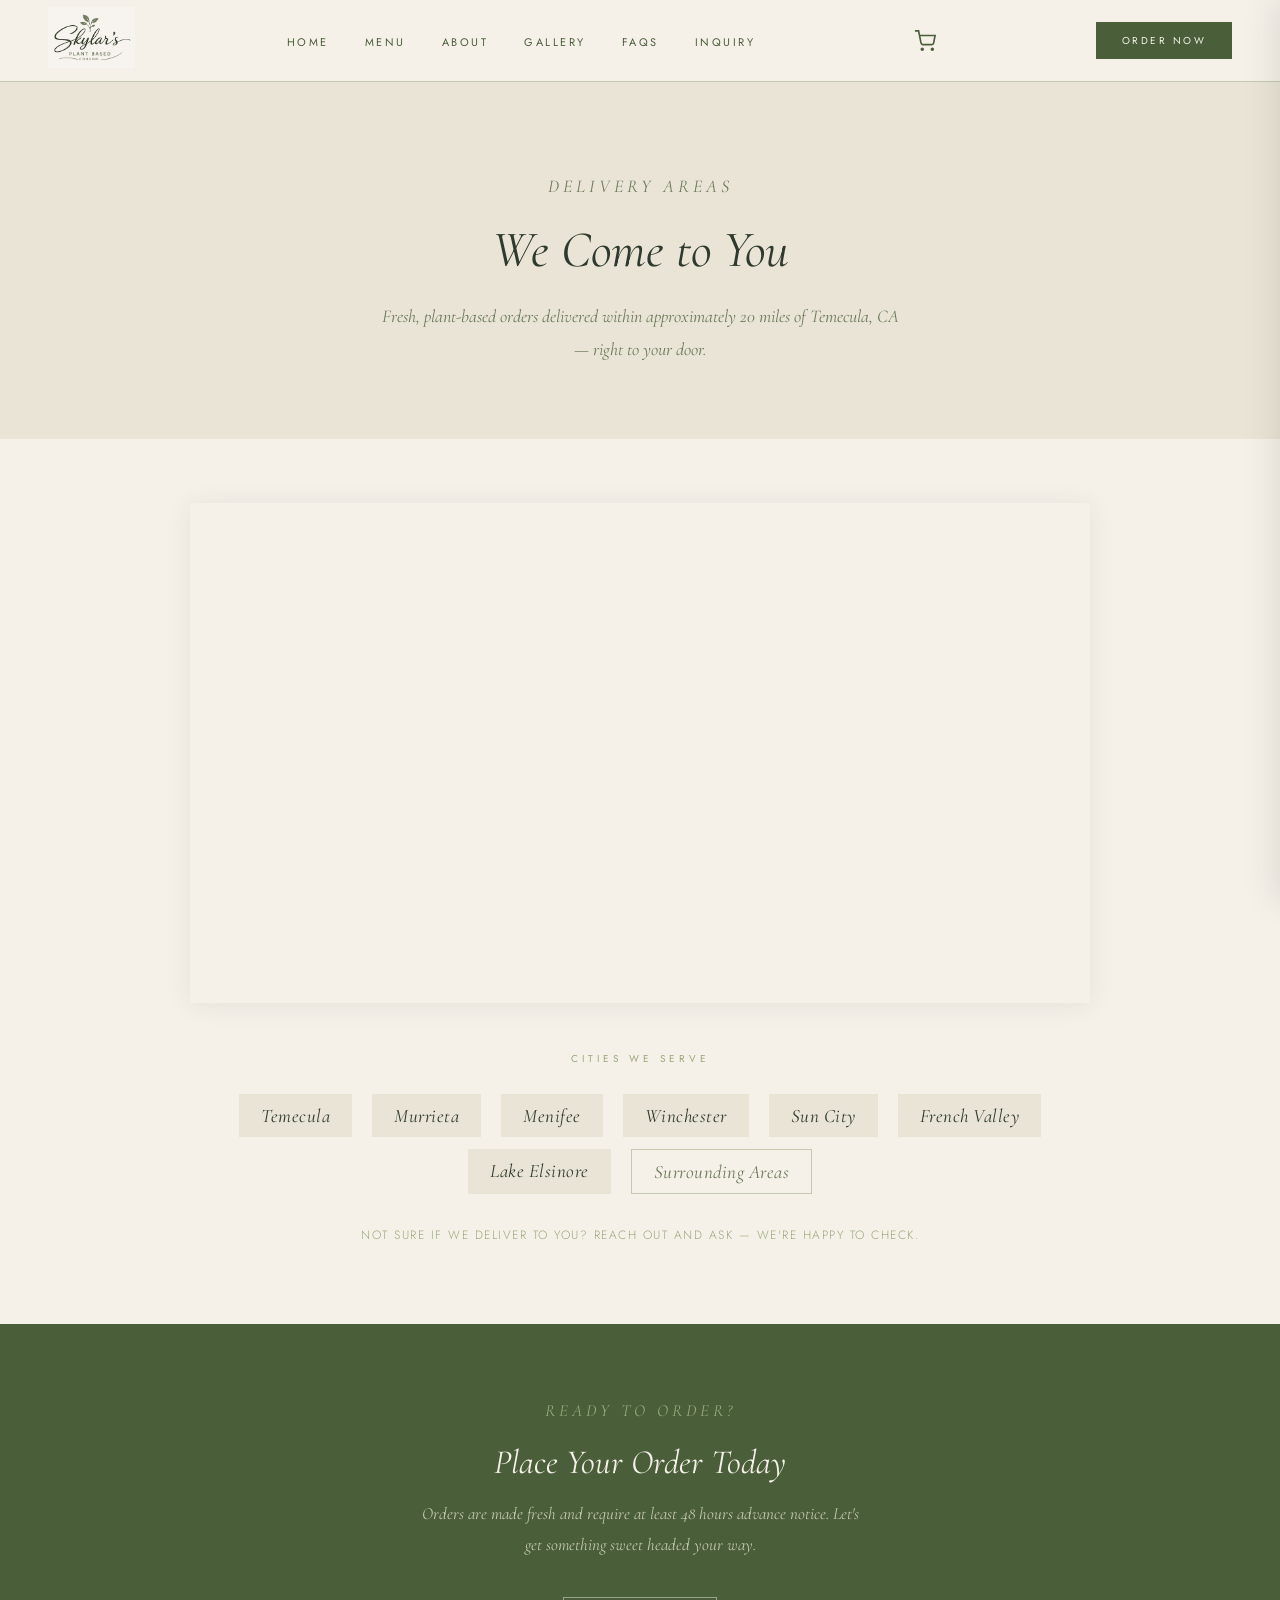
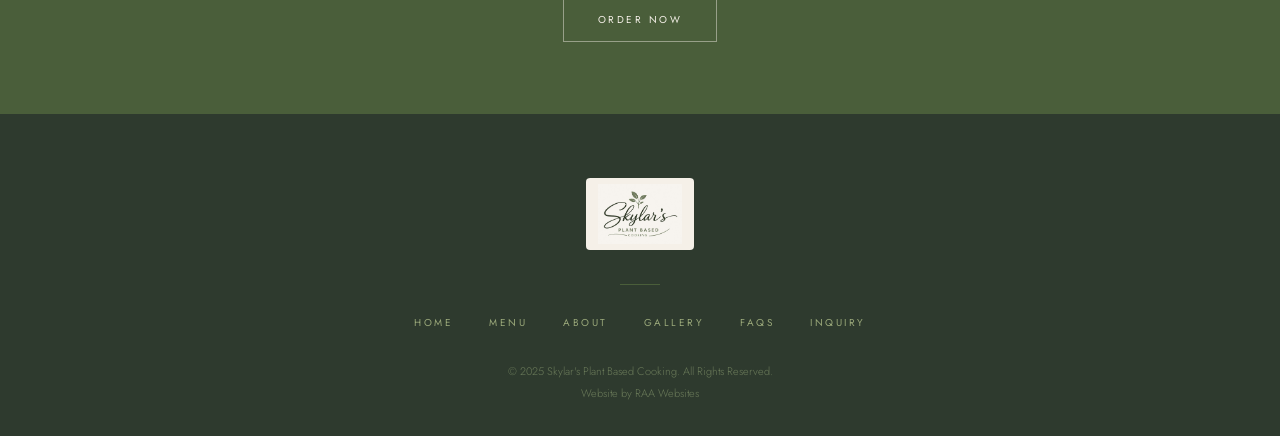
<file: delivery-areas.html>
<!DOCTYPE html>
<html lang="en">
<head>
  <meta charset="UTF-8">
  <meta name="viewport" content="width=device-width, initial-scale=1.0">
  <title>Delivery Areas — Skylar's Plant Based Cooking</title>
  <link rel="stylesheet" href="styles.css">
  <style>
    /* ── DELIVERY AREAS PAGE ── */
    .delivery-hero {
      background: var(--cream-dark);
      padding: 88px 40px 72px;
      text-align: center;
    }
    .delivery-hero .section-label { margin-bottom: 18px; }
    .delivery-hero h1 {
      font-family: 'Cormorant Garamond', serif;
      font-size: clamp(36px, 4vw, 58px);
      font-weight: 400;
      font-style: italic;
      color: var(--ink);
      line-height: 1.15;
      margin-bottom: 20px;
    }
    .delivery-hero p {
      font-family: 'Cormorant Garamond', serif;
      font-size: 18px;
      font-style: italic;
      color: var(--sage-light);
      max-width: 520px;
      margin: 0 auto;
      line-height: 1.85;
    }

    /* ── MAP SECTION ── */
    .map-section {
      background: var(--cream);
      padding: 64px 40px 80px;
    }
    .map-wrapper {
      max-width: 900px;
      margin: 0 auto;
    }
    .map-frame {
      width: 100%;
      height: 500px;
      border: none;
      border-radius: 0;
      display: block;
      box-shadow: 0 2px 24px rgba(46,58,46,0.08);
    }

    /* ── AREAS LIST ── */
    .areas-block {
      max-width: 900px;
      margin: 48px auto 0;
      text-align: center;
    }
    .areas-block .section-label { margin-bottom: 28px; }
    .areas-grid {
      display: flex;
      flex-wrap: wrap;
      justify-content: center;
      gap: 12px 20px;
    }
    .area-tag {
      font-family: 'Cormorant Garamond', serif;
      font-size: 19px;
      font-style: italic;
      color: var(--ink);
      background: var(--cream-dark);
      padding: 10px 22px;
      letter-spacing: 0.5px;
      white-space: nowrap;
    }
    .area-tag.muted {
      color: var(--sage-light);
      background: transparent;
      border: 1px solid var(--sage-pale);
    }

    .areas-note {
      font-family: 'Jost', sans-serif;
      font-size: 12px;
      font-weight: 300;
      letter-spacing: 1.5px;
      text-transform: uppercase;
      color: var(--sage-muted);
      margin-top: 32px;
    }

    /* ── CTA ── */
    .delivery-cta {
      background: var(--sage);
      padding: 72px 40px;
      text-align: center;
    }
    .delivery-cta .section-label { color: var(--sage-muted); margin-bottom: 16px; }
    .delivery-cta h2 {
      font-family: 'Cormorant Garamond', serif;
      font-size: 34px;
      font-weight: 400;
      font-style: italic;
      color: var(--cream);
      margin-bottom: 16px;
    }
    .delivery-cta p {
      font-family: 'Cormorant Garamond', serif;
      font-size: 17px;
      font-style: italic;
      color: var(--sage-pale);
      max-width: 440px;
      margin: 0 auto 36px;
      line-height: 1.8;
    }

    /* ── MOBILE ── */
    @media (max-width: 900px) {
      .delivery-hero { padding: 64px 24px 52px; }
      .map-section { padding: 40px 20px 56px; }
      .map-frame { height: 360px; }
      .delivery-cta { padding: 56px 24px; }
    }
  </style>
  <link rel="stylesheet" href="cart.css">
  <script src="https://js.stripe.com/v3/"></script>
</head>
<body>

<nav>
  <div class="nav-logo">
    <img src="[data-uri]" alt="Skylar's Plant Based Cooking">
  </div>
  <ul class="nav-links">
    <li><a href="index.html">Home</a></li>
    <li><a href="index.html#menu">Menu</a></li>
    <li><a href="about.html">About</a></li>
    <li><a href="gallery.html">Gallery</a></li>
    <li><a href="faqs.html">FAQs</a></li>
    <li><a href="order.html">Inquiry</a></li>
  </ul>
  <button class="nav-order" onclick="window.location.href='order.html'">Order Now</button>
</nav>

<!-- HERO -->
<section class="delivery-hero">
  <p class="section-label">Delivery Areas</p>
  <h1>We Come to You</h1>
  <p>Fresh, plant-based orders delivered within approximately 20 miles of Temecula, CA — right to your door.</p>
</section>

<!-- MAP + AREAS -->
<section class="map-section">
  <div class="map-wrapper">

    <!-- Google Maps embed centered on Temecula, CA 92592 with zoom showing ~20mi radius -->
    <iframe
      class="map-frame"
      loading="lazy"
      allowfullscreen
      referrerpolicy="no-referrer-when-downgrade"
      src="https://www.google.com/maps/embed?pb=!1m18!1m12!1m3!1d211644.5!2d-117.14922!3d33.49355!2m3!1f0!2f0!3f0!3m2!1i1024!2i768!4f13.1!3m3!1m2!1s0x80db61f97ef3f26f%3A0x31d0f4af69ed4e8!2sTemecula%2C%20CA%2092592!5e0!3m2!1sen!2sus!4v1700000000000"
      title="Delivery area map — Temecula, CA and surrounding cities within 20 miles">
    </iframe>

    <!-- Areas list -->
    <div class="areas-block">
      <p class="section-label">Cities We Serve</p>
      <div class="areas-grid">
        <span class="area-tag">Temecula</span>
        <span class="area-tag">Murrieta</span>
        <span class="area-tag">Menifee</span>
        <span class="area-tag">Winchester</span>
        <span class="area-tag">Sun City</span>
        <span class="area-tag">French Valley</span>
        <span class="area-tag">Lake Elsinore</span>
        <span class="area-tag muted">Surrounding Areas</span>
      </div>
      <p class="areas-note">Not sure if we deliver to you? Reach out and ask — we're happy to check.</p>
    </div>

  </div>
</section>

<!-- CTA -->
<section class="delivery-cta">
  <p class="section-label">Ready to order?</p>
  <h2>Place Your Order Today</h2>
  <p>Orders are made fresh and require at least 48 hours advance notice. Let's get something sweet headed your way.</p>
  <a href="order.html" class="btn-light">Order Now</a>
</section>

<footer>
  <img class="footer-logo" src="[data-uri]" alt="Skylar's Plant Based Cooking">
  <div class="footer-line"></div>
  <ul class="footer-links">
    <li><a href="index.html">Home</a></li>
    <li><a href="index.html#menu">Menu</a></li>
    <li><a href="about.html">About</a></li>
    <li><a href="gallery.html">Gallery</a></li>
    <li><a href="faqs.html">FAQs</a></li>
    <li><a href="order.html">Inquiry</a></li>
  </ul>
  <p class="footer-copy">&copy; 2025 Skylar's Plant Based Cooking. All Rights Reserved.<br>Website by RAA Websites</p>
</footer>

  <script>
window.LOGO_SRC = '[data-uri]';
</script>
<script src="cart.js"></script>
</body>
</html>
</file>
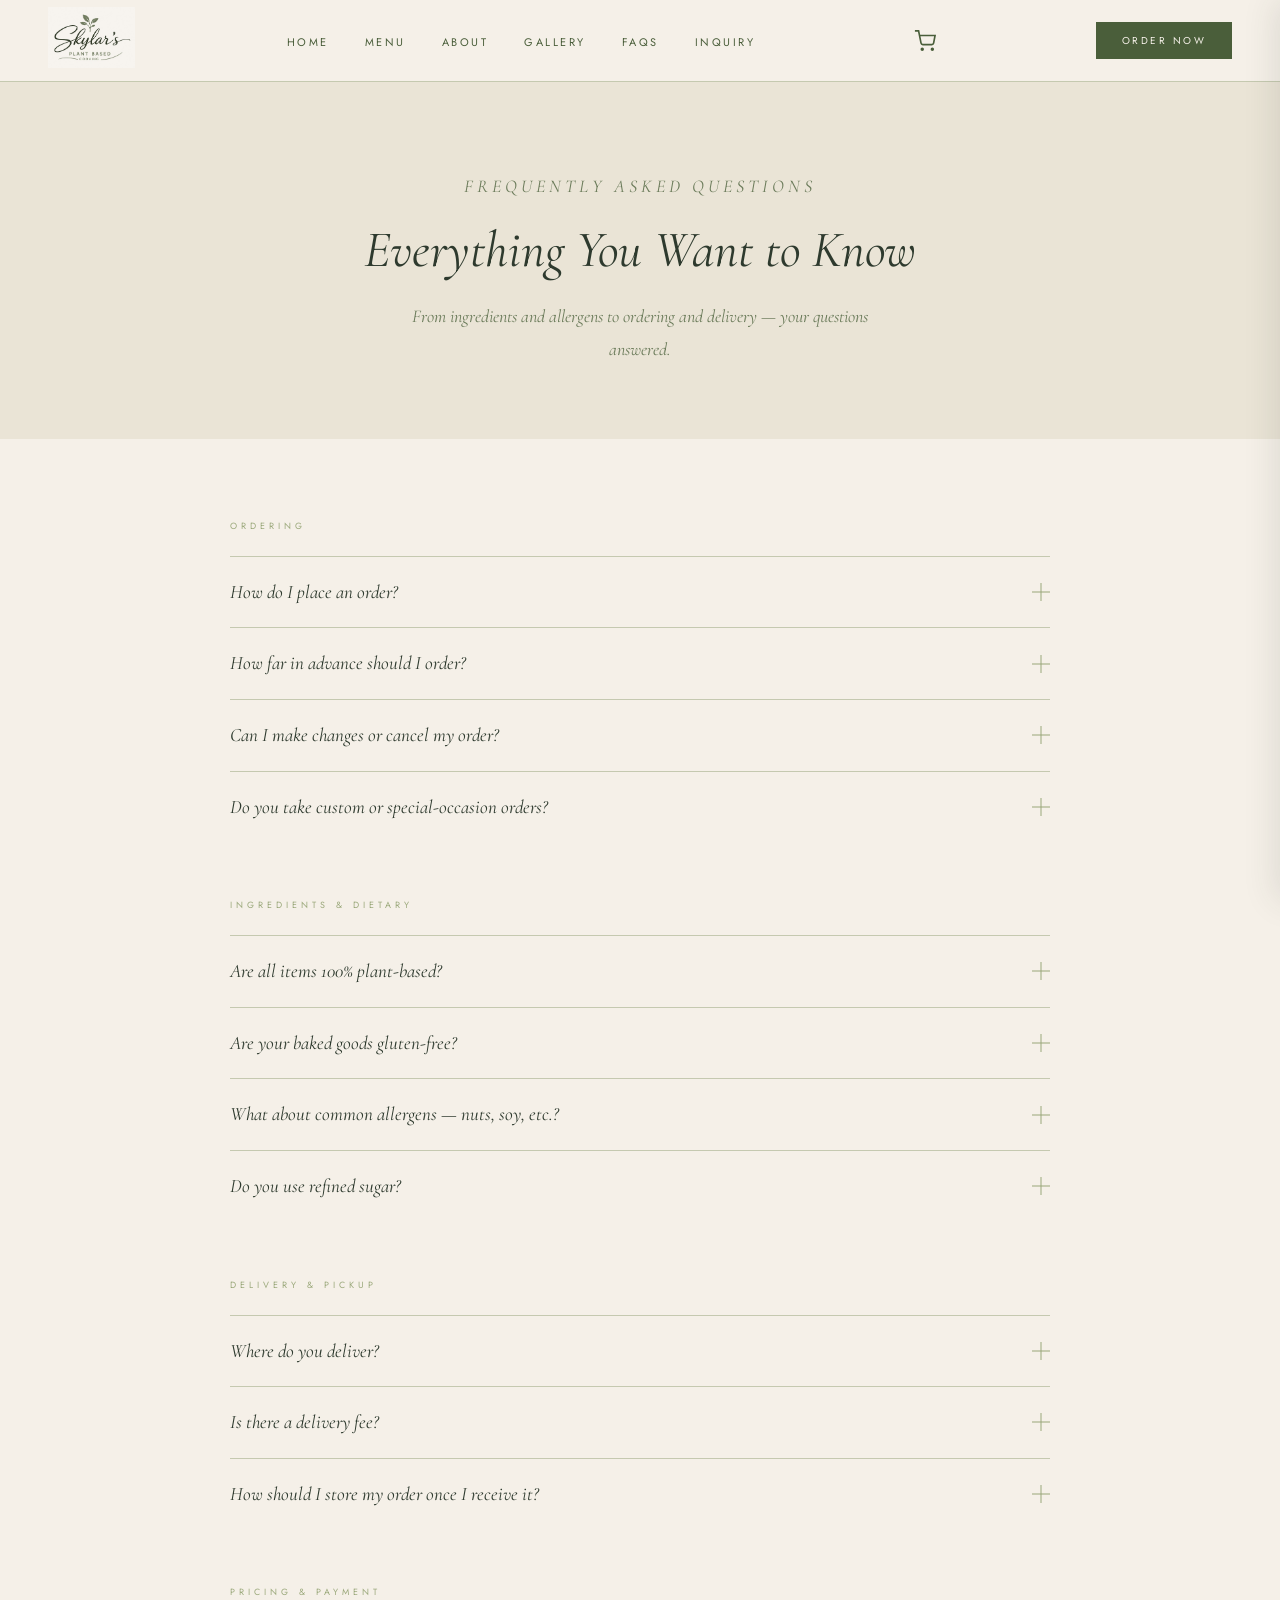
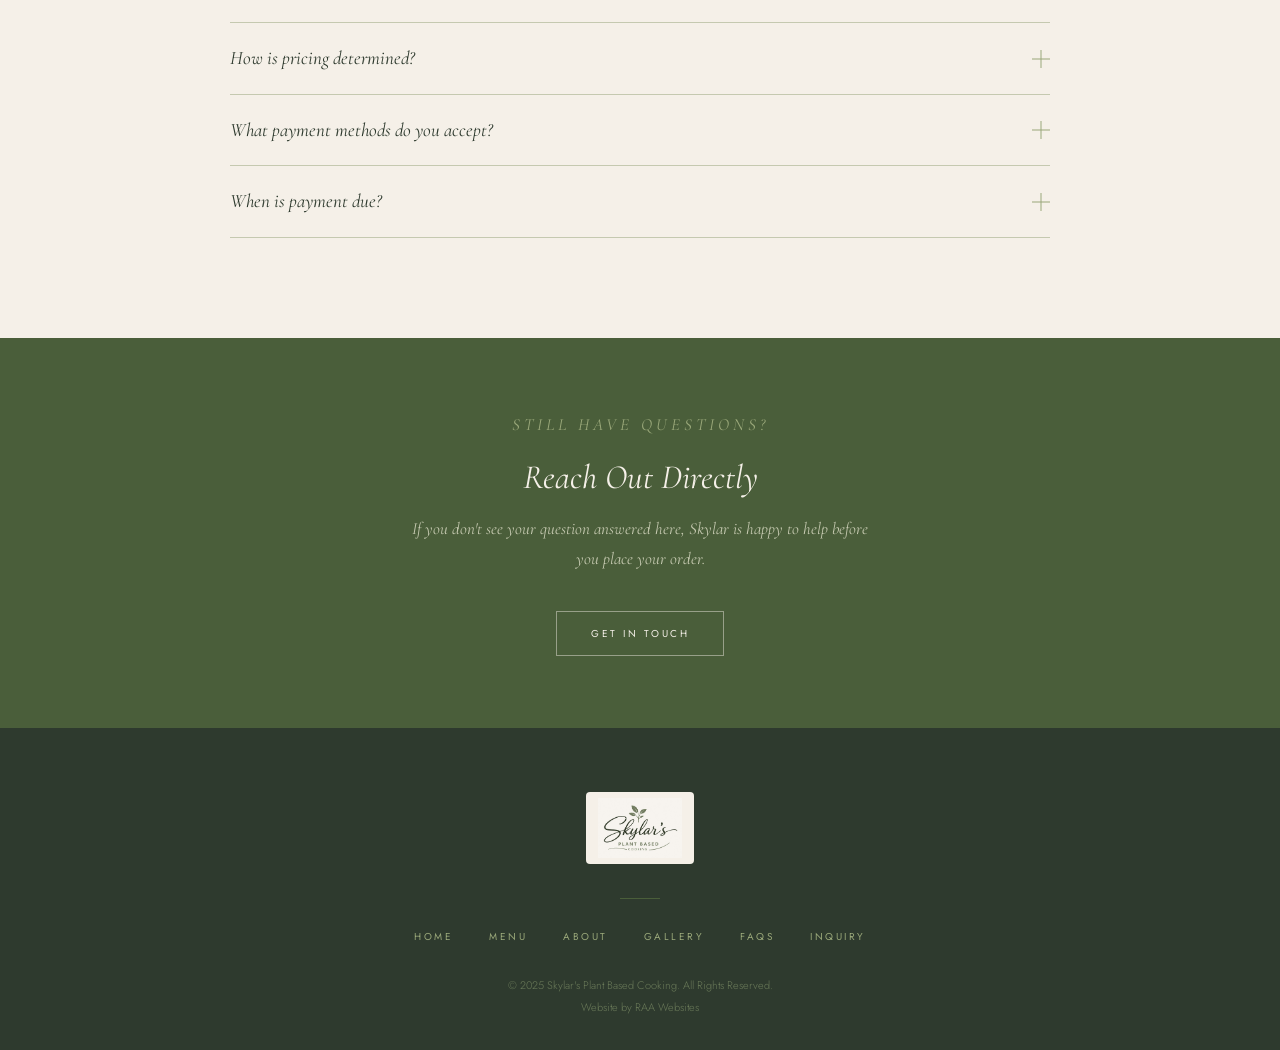
<file: faqs.html>
<!DOCTYPE html>
<html lang="en">
<head>
  <meta charset="UTF-8">
  <meta name="viewport" content="width=device-width, initial-scale=1.0">
  <title>FAQs — Skylar's Plant Based Cooking</title>
  <link rel="stylesheet" href="styles.css">
  <style>
    /* ── FAQ PAGE STYLES ── */
    .faqs-hero {
      background: var(--cream-dark);
      padding: 88px 40px 72px;
      text-align: center;
    }
    .faqs-hero .section-label { margin-bottom: 18px; }
    .faqs-hero h1 {
      font-family: 'Cormorant Garamond', serif;
      font-size: clamp(36px, 4vw, 58px);
      font-weight: 400;
      font-style: italic;
      color: var(--ink);
      line-height: 1.15;
      margin-bottom: 20px;
    }
    .faqs-hero p {
      font-family: 'Cormorant Garamond', serif;
      font-size: 18px;
      font-style: italic;
      color: var(--sage-light);
      max-width: 520px;
      margin: 0 auto;
      line-height: 1.85;
    }

    /* ── FAQ ACCORDION ── */
    .faqs-section {
      padding: 80px 40px 100px;
      background: var(--cream);
    }
    .faqs-container {
      max-width: 820px;
      margin: 0 auto;
    }
    .faq-category-label {
      font-family: 'Jost', sans-serif;
      font-size: 9px;
      font-weight: 400;
      letter-spacing: 4px;
      text-transform: uppercase;
      color: var(--sage-muted);
      margin-bottom: 24px;
      margin-top: 56px;
    }
    .faq-category-label:first-child { margin-top: 0; }

    .faq-item {
      border-top: 1px solid var(--sage-pale);
    }
    .faq-item:last-child { border-bottom: 1px solid var(--sage-pale); }

    .faq-question {
      width: 100%;
      background: none;
      border: none;
      cursor: pointer;
      display: flex;
      justify-content: space-between;
      align-items: center;
      padding: 22px 0;
      text-align: left;
      gap: 24px;
    }
    .faq-question span {
      font-family: 'Cormorant Garamond', serif;
      font-size: 19px;
      font-weight: 400;
      font-style: italic;
      color: var(--ink);
      line-height: 1.4;
    }
    .faq-icon {
      flex-shrink: 0;
      width: 18px;
      height: 18px;
      position: relative;
    }
    .faq-icon::before,
    .faq-icon::after {
      content: '';
      position: absolute;
      background: var(--sage-muted);
      transition: transform 0.3s ease, opacity 0.3s ease;
    }
    .faq-icon::before {
      width: 18px; height: 1px;
      top: 50%; left: 0;
      transform: translateY(-50%);
    }
    .faq-icon::after {
      width: 1px; height: 18px;
      left: 50%; top: 0;
      transform: translateX(-50%);
    }
    .faq-item.open .faq-icon::after {
      transform: translateX(-50%) rotate(90deg);
      opacity: 0;
    }

    .faq-answer {
      max-height: 0;
      overflow: hidden;
      transition: max-height 0.35s ease, padding 0.35s ease;
    }
    .faq-item.open .faq-answer { max-height: 600px; }
    .faq-answer-inner {
      padding-bottom: 24px;
    }
    .faq-answer-inner p {
      font-family: 'Jost', sans-serif;
      font-size: 14px;
      font-weight: 300;
      color: var(--sage-light);
      line-height: 1.9;
    }
    .faq-answer-inner p + p { margin-top: 12px; }

    /* ── CONTACT CTA ── */
    .faqs-cta {
      background: var(--sage);
      padding: 72px 40px;
      text-align: center;
    }
    .faqs-cta .section-label { color: var(--sage-muted); margin-bottom: 16px; }
    .faqs-cta h2 {
      font-family: 'Cormorant Garamond', serif;
      font-size: 34px;
      font-weight: 400;
      font-style: italic;
      color: var(--cream);
      margin-bottom: 16px;
    }
    .faqs-cta p {
      font-family: 'Cormorant Garamond', serif;
      font-size: 17px;
      font-style: italic;
      color: var(--sage-pale);
      max-width: 460px;
      margin: 0 auto 36px;
      line-height: 1.8;
    }

    /* Mobile */
    @media (max-width: 900px) {
      .faqs-hero { padding: 64px 24px 52px; }
      .faqs-section { padding: 56px 24px 72px; }
      .faqs-cta { padding: 56px 24px; }
      .faq-question span { font-size: 17px; }
    }
  </style>
  <link rel="stylesheet" href="cart.css">
  <script src="https://js.stripe.com/v3/"></script>
</head>
<body>

<nav>
  <div class="nav-logo">
    <img src="[data-uri]" alt="Skylar's Plant Based Cooking">
  </div>
  <ul class="nav-links">
    <li><a href="index.html">Home</a></li>
    <li><a href="index.html#menu">Menu</a></li>
    <li><a href="about.html">About</a></li>
    <li><a href="gallery.html">Gallery</a></li>
    <li><a href="faqs.html" class="active">FAQs</a></li>
    <li><a href="order.html">Inquiry</a></li>
  </ul>
  <button class="nav-order" onclick="window.location.href='order.html'">Order Now</button>
</nav>

<!-- HERO -->
<section class="faqs-hero">
  <p class="section-label">Frequently Asked Questions</p>
  <h1>Everything You Want to Know</h1>
  <p>From ingredients and allergens to ordering and delivery — your questions answered.</p>
</section>

<!-- FAQ ACCORDION -->
<section class="faqs-section">
  <div class="faqs-container">

    <!-- Ordering -->
    <p class="faq-category-label">Ordering</p>

    <div class="faq-item">
      <button class="faq-question">
        <span>How do I place an order?</span>
        <div class="faq-icon"></div>
      </button>
      <div class="faq-answer">
        <div class="faq-answer-inner">
          <p>Visit the Order page and fill out the request form. Include the items you'd like, your preferred pick-up or delivery date, and any special notes. Skylar will confirm availability and send a follow-up within 24 hours.</p>
        </div>
      </div>
    </div>

    <div class="faq-item">
      <button class="faq-question">
        <span>How far in advance should I order?</span>
        <div class="faq-icon"></div>
      </button>
      <div class="faq-answer">
        <div class="faq-answer-inner">
          <p>Please place your order at least 48 hours in advance so everything can be made fresh. For larger orders — event catering, tiered cakes, or large cookie boxes — 5–7 days' notice is recommended.</p>
        </div>
      </div>
    </div>

    <div class="faq-item">
      <button class="faq-question">
        <span>Can I make changes or cancel my order?</span>
        <div class="faq-icon"></div>
      </button>
      <div class="faq-answer">
        <div class="faq-answer-inner">
          <p>Changes can be requested up to 48 hours before your scheduled date. Cancellations within 24 hours of pickup or delivery may forfeit a deposit, as ingredients will have already been sourced and prepared.</p>
        </div>
      </div>
    </div>

    <div class="faq-item">
      <button class="faq-question">
        <span>Do you take custom or special-occasion orders?</span>
        <div class="faq-icon"></div>
      </button>
      <div class="faq-answer">
        <div class="faq-answer-inner">
          <p>Absolutely. Birthdays, baby showers, anniversaries, and other milestones are a specialty. Use the Order page to share your vision — flavors, colors, themes, or any dietary needs — and Skylar will work with you to create something personal.</p>
        </div>
      </div>
    </div>

    <!-- Ingredients & Diet -->
    <p class="faq-category-label">Ingredients &amp; Dietary</p>

    <div class="faq-item">
      <button class="faq-question">
        <span>Are all items 100% plant-based?</span>
        <div class="faq-icon"></div>
      </button>
      <div class="faq-answer">
        <div class="faq-answer-inner">
          <p>Yes. Every item is made without any animal products — no eggs, dairy, honey, or gelatin. Plant-based baking is the foundation of everything here.</p>
        </div>
      </div>
    </div>

    <div class="faq-item">
      <button class="faq-question">
        <span>Are your baked goods gluten-free?</span>
        <div class="faq-icon"></div>
      </button>
      <div class="faq-answer">
        <div class="faq-answer-inner">
          <p>Most items are made with wheat flour and are not gluten-free by default. However, gluten-free versions of select items can be made on request. Please note that the kitchen handles wheat products, so cross-contamination is possible.</p>
        </div>
      </div>
    </div>

    <div class="faq-item">
      <button class="faq-question">
        <span>What about common allergens — nuts, soy, etc.?</span>
        <div class="faq-icon"></div>
      </button>
      <div class="faq-answer">
        <div class="faq-answer-inner">
          <p>Many recipes use tree nuts, coconut, and soy. If you have a specific allergy, please note it clearly when ordering and Skylar will let you know whether a safe version can be made. As a home kitchen, full allergen isolation cannot be guaranteed.</p>
        </div>
      </div>
    </div>

    <div class="faq-item">
      <button class="faq-question">
        <span>Do you use refined sugar?</span>
        <div class="faq-icon"></div>
      </button>
      <div class="faq-answer">
        <div class="faq-answer-inner">
          <p>It varies by recipe. Some items are made with organic cane sugar; others use coconut sugar, maple syrup, or dates as sweeteners. If you have a preference or need a lower-glycemic option, just ask when you order.</p>
        </div>
      </div>
    </div>

    <!-- Delivery & Pickup -->
    <p class="faq-category-label">Delivery &amp; Pickup</p>

    <div class="faq-item">
      <button class="faq-question">
        <span>Where do you deliver?</span>
        <div class="faq-icon"></div>
      </button>
      <div class="faq-answer">
        <div class="faq-answer-inner">
          <p>Delivery is available within the Inland Empire area. Please share your address when ordering and Skylar will confirm whether delivery is available for your location. Local pickup is also an option.</p>
        </div>
      </div>
    </div>

    <div class="faq-item">
      <button class="faq-question">
        <span>Is there a delivery fee?</span>
        <div class="faq-icon"></div>
      </button>
      <div class="faq-answer">
        <div class="faq-answer-inner">
          <p>A small delivery fee may apply depending on distance. This will be communicated upfront when your order is confirmed, so there are no surprises.</p>
        </div>
      </div>
    </div>

    <div class="faq-item">
      <button class="faq-question">
        <span>How should I store my order once I receive it?</span>
        <div class="faq-icon"></div>
      </button>
      <div class="faq-answer">
        <div class="faq-answer-inner">
          <p>Most items keep best at room temperature for 1–2 days, or refrigerated for up to 5 days. Cakes and frosted items should be refrigerated and brought to room temperature for 30 minutes before serving. Specific storage notes are included with each order.</p>
        </div>
      </div>
    </div>

    <!-- Pricing & Payment -->
    <p class="faq-category-label">Pricing &amp; Payment</p>

    <div class="faq-item">
      <button class="faq-question">
        <span>How is pricing determined?</span>
        <div class="faq-icon"></div>
      </button>
      <div class="faq-answer">
        <div class="faq-answer-inner">
          <p>Pricing reflects the quality of organic and specialty plant-based ingredients, as well as the time and care that goes into each item. Custom and tiered orders are priced individually — request a quote through the Order page.</p>
        </div>
      </div>
    </div>

    <div class="faq-item">
      <button class="faq-question">
        <span>What payment methods do you accept?</span>
        <div class="faq-icon"></div>
      </button>
      <div class="faq-answer">
        <div class="faq-answer-inner">
          <p>We accept Zelle, Venmo, and PayPal.</p>
        </div>
      </div>
    </div>

    <div class="faq-item">
      <button class="faq-question">
        <span>When is payment due?</span>
        <div class="faq-icon"></div>
      </button>
      <div class="faq-answer">
        <div class="faq-answer-inner">
          <p>Payment is due after confirmation of your order with Skylar.</p>
        </div>
      </div>
    </div>

  </div>
</section>

<!-- CTA -->
<section class="faqs-cta">
  <p class="section-label">Still have questions?</p>
  <h2>Reach Out Directly</h2>
  <p>If you don't see your question answered here, Skylar is happy to help before you place your order.</p>
  <a href="order.html" class="btn-light">Get in Touch</a>
</section>

<footer>
  <img class="footer-logo" src="[data-uri]" alt="Skylar's Plant Based Cooking">
  <div class="footer-line"></div>
  <ul class="footer-links">
    <li><a href="index.html">Home</a></li>
    <li><a href="index.html#menu">Menu</a></li>
    <li><a href="about.html">About</a></li>
    <li><a href="gallery.html">Gallery</a></li>
    <li><a href="faqs.html">FAQs</a></li>
    <li><a href="order.html">Inquiry</a></li>
  </ul>
  <p class="footer-copy">&copy; 2025 Skylar's Plant Based Cooking. All Rights Reserved.<br>Website by RAA Websites</p>
</footer>

<script>
  document.querySelectorAll('.faq-question').forEach(btn => {
    btn.addEventListener('click', () => {
      const item = btn.closest('.faq-item');
      const isOpen = item.classList.contains('open');
      document.querySelectorAll('.faq-item.open').forEach(el => el.classList.remove('open'));
      if (!isOpen) item.classList.add('open');
    });
  });
</script>

  <script>
window.LOGO_SRC = '[data-uri]';
</script>
<script src="cart.js"></script>
</body>
</html>
</file>
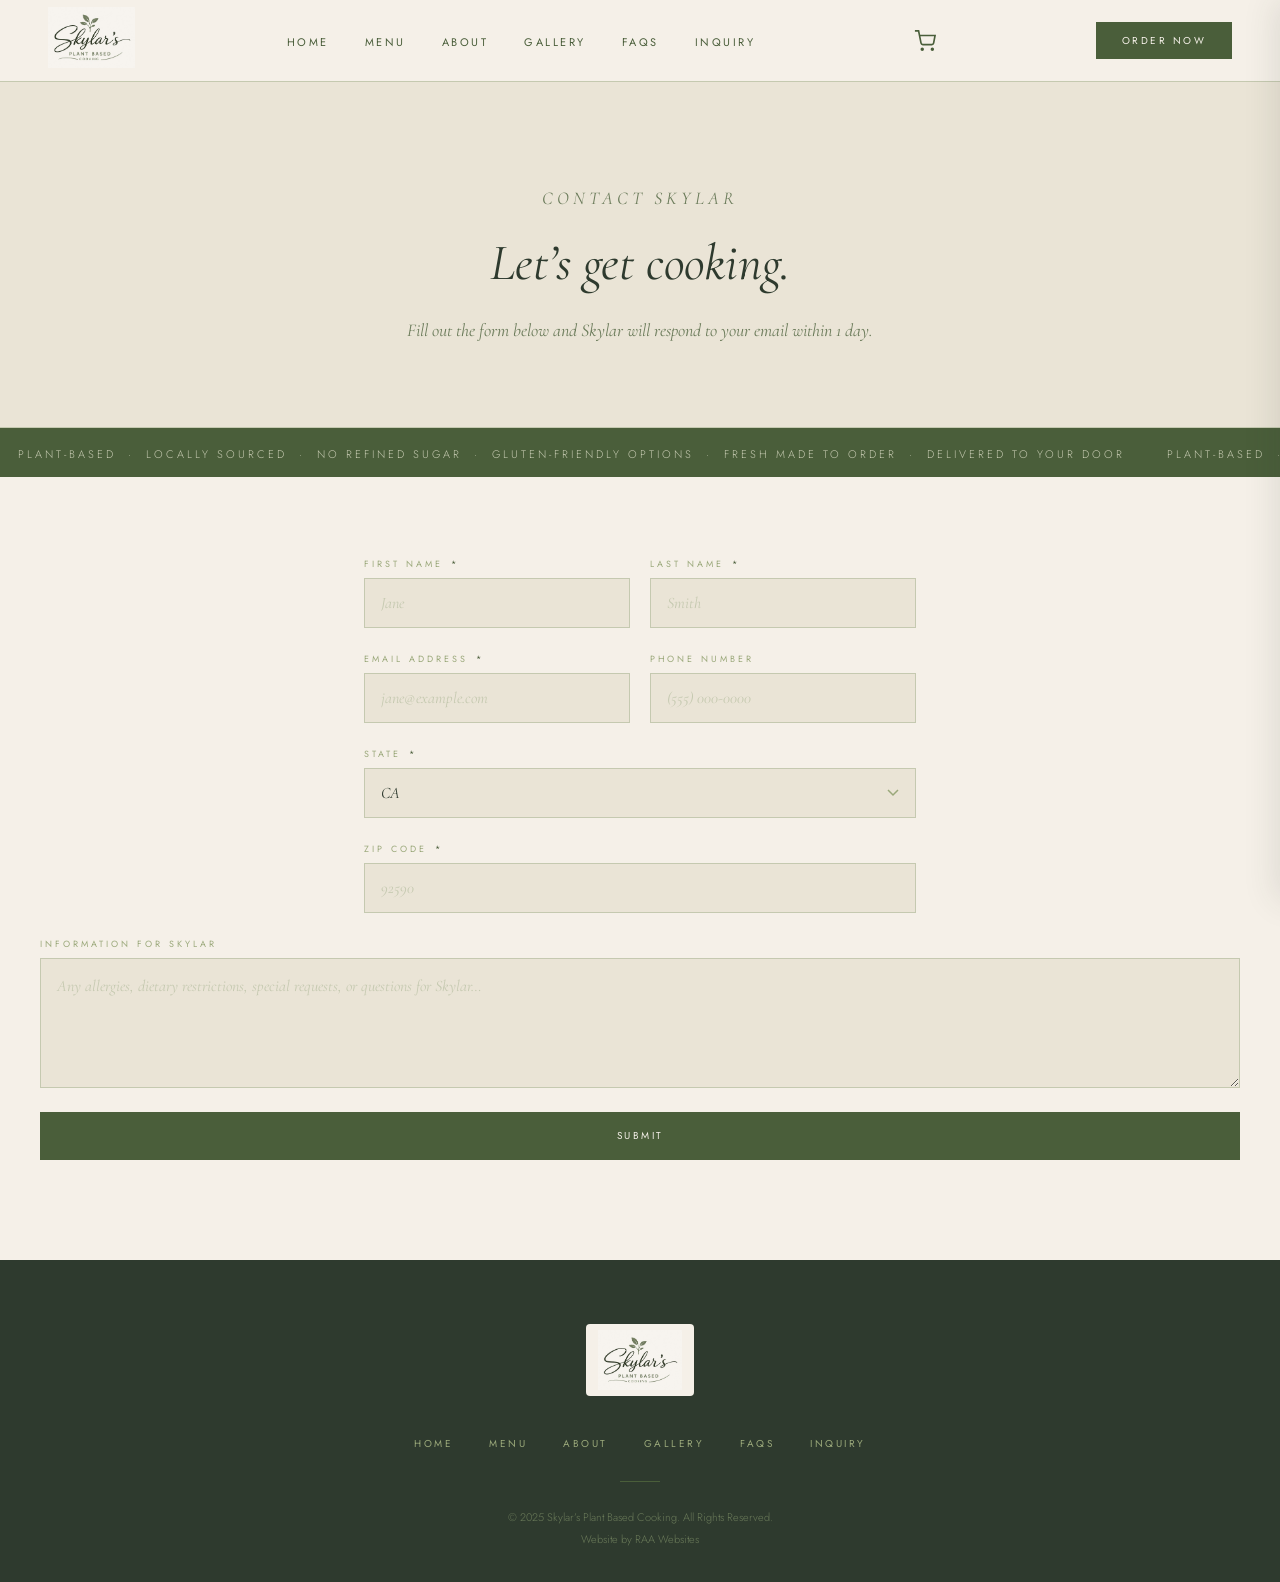
<file: order.html>
<!DOCTYPE html>
<html lang="en">
<head>
<meta charset="UTF-8">
<meta name="viewport" content="width=device-width, initial-scale=1.0">
<title>Order – Skylar's Plant Based Cooking</title>
<link rel="stylesheet" href="styles.css">
<style>

  /* ── PAGE HERO ── */
  .contact-hero {
    background: var(--cream-dark);
    padding: 100px 40px 80px;
    text-align: center;
    border-bottom: 1px solid var(--sage-pale);
  }
  .contact-hero .section-label { margin-bottom: 20px; }
  .contact-hero h1 {
    font-family: 'Cormorant Garamond', serif;
    font-size: clamp(38px, 4vw, 60px);
    font-weight: 400;
    font-style: italic;
    color: var(--ink);
    line-height: 1.1;
    margin-bottom: 22px;
  }
  .contact-hero p {
    font-family: 'Cormorant Garamond', serif;
    font-size: 18px;
    font-style: italic;
    color: var(--sage-light);
    line-height: 1.85;
    max-width: 520px;
    margin: 0 auto;
  }

  /* ── FORM SECTION ── */
  .contact-section {
    background: var(--cream);
    padding: 80px 40px 100px;
  }
  .contact-grid {
    max-width: 600px;
    margin: 0 auto;
    padding: 0 24px;
  }

  /* ── SIDEBAR ── */
  .contact-info { position: sticky; top: 110px; }
  .contact-info .section-label { margin-bottom: 20px; }
  .contact-info h2 {
    font-family: 'Cormorant Garamond', serif;
    font-size: 28px;
    font-weight: 400;
    font-style: italic;
    color: var(--ink);
    line-height: 1.3;
    margin-bottom: 24px;
  }
  .info-block { border-top: 1px solid var(--sage-pale); padding: 22px 0; }
  .info-block:last-child { border-bottom: 1px solid var(--sage-pale); }
  .info-block h3 {
    font-family: 'Jost', sans-serif;
    font-size: 9px;
    font-weight: 400;
    letter-spacing: 3px;
    text-transform: uppercase;
    color: var(--sage-muted);
    margin-bottom: 8px;
  }
  .info-block p {
    font-family: 'Cormorant Garamond', serif;
    font-size: 16px;
    font-style: italic;
    color: var(--sage-light);
    line-height: 1.75;
  }
  .info-block a { color: var(--sage); font-style: italic; }

  /* ── FORM ── */
  .order-form { display: grid; gap: 0; }
  .form-row { display: grid; grid-template-columns: 1fr 1fr; gap: 20px; }
  .form-row-3 { display: grid; grid-template-columns: 2fr 1fr 1fr; gap: 20px; }
  .form-group { display: flex; flex-direction: column; margin-bottom: 24px; }

  .form-group label {
    font-family: 'Jost', sans-serif;
    font-size: 9px;
    font-weight: 400;
    letter-spacing: 3px;
    text-transform: uppercase;
    color: var(--sage-muted);
    margin-bottom: 8px;
  }
  .form-group label .required { color: var(--sage); margin-left: 2px; }

  .form-group input,
  .form-group select,
  .form-group textarea {
    font-family: 'Cormorant Garamond', serif;
    font-size: 16px;
    font-style: italic;
    color: var(--ink);
    background: var(--cream-dark);
    border: 1px solid var(--sage-pale);
    padding: 14px 16px;
    outline: none;
    transition: border-color 0.2s;
    -webkit-appearance: none;
    appearance: none;
    border-radius: 0;
    width: 100%;
    box-sizing: border-box;
  }
  .form-group select {
    background-image: url("data:image/svg+xml,%3Csvg xmlns='http://www.w3.org/2000/svg' width='12' height='8' viewBox='0 0 12 8'%3E%3Cpath d='M1 1l5 5 5-5' stroke='%239AA87A' stroke-width='1.5' fill='none'/%3E%3C/svg%3E");
    background-repeat: no-repeat;
    background-position: right 16px center;
    padding-right: 40px;
    cursor: pointer;
  }
  .form-group input:focus,
  .form-group select:focus,
  .form-group textarea:focus { border-color: var(--sage); }

  .form-group textarea {
    resize: vertical;
    min-height: 130px;
    line-height: 1.7;
  }
  .form-group input::placeholder,
  .form-group textarea::placeholder { color: var(--sage-pale); font-style: italic; }
  .form-group input[type="date"] { font-style: normal; color: var(--sage-light); }
  .form-group input[type="date"]::-webkit-calendar-picker-indicator { opacity: 0.4; cursor: pointer; }


  .field-hint {
    font-family: 'Jost', sans-serif;
    font-size: 9px;
    letter-spacing: 1.5px;
    color: var(--sage-muted);
    margin-top: 6px;
  }

  /* address divider label */
  .form-section-label {
    font-family: 'Jost', sans-serif;
    font-size: 9px;
    font-weight: 400;
    letter-spacing: 3px;
    text-transform: uppercase;
    color: var(--sage-pale);
    margin-bottom: 16px;
    padding-bottom: 10px;
    border-bottom: 1px solid var(--sage-pale);
  }

  /* submit */
  .form-submit { margin-top: 12px; text-align: center; }
  .btn-submit {
    background: var(--sage);
    color: var(--cream);
    font-family: 'Jost', sans-serif;
    font-size: 10px;
    font-weight: 400;
    letter-spacing: 2.5px;
    text-transform: uppercase;
    padding: 15px 48px;
    border: none;
    cursor: pointer;
    transition: background 0.2s;
    width: 100%;
    min-height: 48px; /* iOS touch target minimum */
    -webkit-appearance: none;
  }
  .btn-submit:hover { background: var(--ink); }
  .btn-submit:disabled { background: var(--sage-pale); cursor: not-allowed; }

  /* messages */
  .form-message {
    display: none;
    padding: 20px 24px;
    margin-top: 20px;
    font-family: 'Cormorant Garamond', serif;
    font-size: 17px;
    font-style: italic;
    line-height: 1.7;
  }
  .form-message.success { background: #eef2e8; border-left: 3px solid var(--sage); color: var(--sage); }
  .form-message.error   { background: #fdf0f0; border-left: 3px solid #c0392b; color: #c0392b; }
  .form-message.visible { display: block; }

  /* ── MULTI-SELECT MENU ── */
  .menu-select-wrapper {
    position: relative;
  }
  #menu_item {
    height: 180px;
    overflow-y: auto;
    background-image: none !important;
    padding-right: 16px !important;
    cursor: pointer;
  }
  #menu_item option {
    padding: 8px 12px;
    font-family: 'Cormorant Garamond', serif;
    font-size: 15px;
    font-style: italic;
    color: var(--ink);
    cursor: pointer;
  }
  #menu_item optgroup {
    font-family: 'Jost', sans-serif;
    font-size: 9px;
    letter-spacing: 2px;
    text-transform: uppercase;
    color: var(--sage-muted);
  }
  #menu_item option:checked,
  #menu_item option:hover {
    background: var(--sage) !important;
    color: var(--cream) !important;
  }
  .select-hint {
    font-family: 'Jost', sans-serif;
    font-size: 9px;
    letter-spacing: 1.5px;
    color: var(--sage-muted);
    margin-top: 6px;
  }

  /* ── MY SELECTED ITEMS ── */
  .selected-items-block {
    display: none;
    border: 1px solid var(--sage-pale);
    background: var(--cream-dark);
    padding: 20px 20px 8px;
    margin-bottom: 24px;
  }
  .selected-items-label {
    font-family: 'Jost', sans-serif;
    font-size: 9px;
    font-weight: 400;
    letter-spacing: 3px;
    text-transform: uppercase;
    color: var(--sage-muted);
    margin-bottom: 16px;
  }
  .selected-item-row {
    display: flex;
    align-items: center;
    justify-content: space-between;
    gap: 12px;
    border-top: 1px solid var(--sage-pale);
    padding: 12px 0;
  }
  .selected-item-row:first-of-type { border-top: none; padding-top: 0; }
  .selected-item-name {
    font-family: 'Cormorant Garamond', serif;
    font-size: 16px;
    font-style: italic;
    color: var(--ink);
    flex: 1;
  }
  .selected-item-price {
    font-family: 'Cormorant Garamond', serif;
    font-size: 15px;
    font-style: italic;
    color: var(--sage-light);
    white-space: nowrap;
    min-width: 40px;
    text-align: right;
  }
  .selected-item-qty {
    font-family: 'Jost', sans-serif;
    font-size: 13px;
    color: var(--ink);
    background: var(--cream);
    border: 1px solid var(--sage-pale);
    padding: 6px 10px;
    width: 70px;
    text-align: center;
    outline: none;
    -webkit-appearance: none;
    border-radius: 0;
    cursor: pointer;
  }
  .selected-item-qty:focus { border-color: var(--sage); }
  .selected-item-subtotal {
    font-family: 'Cormorant Garamond', serif;
    font-size: 16px;
    font-style: italic;
    color: var(--sage);
    min-width: 52px;
    text-align: right;
    white-space: nowrap;
  }

  /* ── TOTAL PRICE ── */
  #total_price {
    font-size: 20px !important;
    font-weight: 500 !important;
    color: var(--sage) !important;
    letter-spacing: 0.5px;
  }

  /* ── RESPONSIVE ── */
  @media (max-width: 900px) {
    .contact-grid {
    max-width: 600px;
    margin: 0 auto;
    padding: 0 24px;
  }
    .contact-info { position: static; }
    .form-row   { grid-template-columns: 1fr; gap: 0; }
    .form-row-3 { grid-template-columns: 1fr; gap: 0; }
    nav { padding: 10px 16px 8px; flex-wrap: wrap; height: auto; gap: 8px; }
    .nav-logo { order: 1; }
    .nav-logo img { height: 48px; }
    .nav-order { font-size: 9px; padding: 9px 16px; order: 3; width: fit-content; margin: 2px auto 0; }
    .nav-links { display: flex; flex-wrap: wrap; justify-content: center; gap: 4px 14px; width: 100%; padding: 6px 0 2px; border-top: 1px solid var(--sage-pale); order: 2; }
    .nav-links a { font-size: 9px; letter-spacing: 1.5px; }
  }
</style>
  <link rel="stylesheet" href="cart.css">
  <script src="https://js.stripe.com/v3/"></script>
</head>
<body>

<!-- NAV -->
<nav>
  <div class="nav-logo">
    <a href="index.html"><img src="[data-uri]" alt="Skylar's Plant Based Cooking"></a>
  </div>
  <ul class="nav-links">
    <li><a href="index.html">Home</a></li>
    <li><a href="index.html#menu">Menu</a></li>
    <li><a href="about.html">About</a></li>
    <li><a href="gallery.html">Gallery</a></li>
    <li><a href="faqs.html">FAQs</a></li>
    <li><a href="order.html">Inquiry</a></li>
  </ul>
  <button class="nav-order" onclick="document.getElementById('order-form').scrollIntoView({behavior:'smooth'})">Order Now</button>
</nav>

<!-- HERO -->
<section class="contact-hero">
  <p class="section-label">Contact Skylar</p>
  <h1>Let&rsquo;s get cooking.</h1>
  <p>Fill out the form below and Skylar will respond to your email within 1 day.</p>
</section>

<!-- MARQUEE -->
<div class="marquee-bar">
  <div class="marquee-inner">
    &nbsp;&nbsp;&nbsp;Plant-Based &nbsp;&middot;&nbsp; Locally Sourced &nbsp;&middot;&nbsp; No Refined Sugar &nbsp;&middot;&nbsp; Gluten-Friendly Options &nbsp;&middot;&nbsp; Fresh Made to Order &nbsp;&middot;&nbsp; Delivered to Your Door &nbsp;&nbsp;&nbsp;&nbsp;&nbsp;&nbsp;Plant-Based &nbsp;&middot;&nbsp; Locally Sourced &nbsp;&middot;&nbsp; No Refined Sugar &nbsp;&middot;&nbsp; Gluten-Friendly Options &nbsp;&middot;&nbsp; Fresh Made to Order &nbsp;&middot;&nbsp; Delivered to Your Door &nbsp;&nbsp;&nbsp;
  </div>
</div>

<!-- FORM + SIDEBAR -->
<section class="contact-section">
  <div class="contact-grid">

    <!-- ORDER FORM — Web3Forms sends directly to raansley@gmail.com -->
    <form
      class="order-form"
      id="order-form"
      novalidate
    >
      <!-- ═══════════════════════════════════════════════════════
           TO ACTIVATE EMAIL: 
           1. Go to https://web3forms.com
           2. Enter raansley@gmail.com and click "Create Access Key"
           3. Check your Yahoo inbox for the key
           4. Paste the key below replacing 4b24cde9-9ae0-4a5e-a4e4-4e4c070b20f8
           ═══════════════════════════════════════════════════════ -->
      <input type="hidden" name="access_key" value="4b24cde9-9ae0-4a5e-a4e4-4e4c070b20f8">
      <input type="hidden" name="subject" value="New Order – Skylar's Plant Based Cooking">
      <input type="hidden" name="from_name" value="Skylar's Plant Based Cooking Website">
      <input type="hidden" name="botcheck" style="display:none">
      <!-- Name -->
      <div class="form-row">
        <div class="form-group">
          <label for="first_name">First Name <span class="required">*</span></label>
          <input type="text" id="first_name" name="first_name" placeholder="Jane" required>
        </div>
        <div class="form-group">
          <label for="last_name">Last Name <span class="required">*</span></label>
          <input type="text" id="last_name" name="last_name" placeholder="Smith" required>
        </div>
      </div>

      <!-- Contact -->
      <div class="form-row">
        <div class="form-group">
          <label for="email">Email Address <span class="required">*</span></label>
          <input type="email" id="email" name="email" placeholder="jane@example.com" required>
        </div>
        <div class="form-group">
          <label for="phone">Phone Number</label>
          <input type="tel" id="phone" name="phone" placeholder="(555) 000-0000">
        </div>
      </div>
        <div class="form-group">
          <label for="state">State <span class="required">*</span></label>
          <select id="state" name="state" required>
            <option value="" disabled selected>State</option>
            <option value="AL">AL</option><option value="AK">AK</option><option value="AZ">AZ</option>
            <option value="AR">AR</option><option value="CA" selected>CA</option><option value="CO">CO</option>
            <option value="CT">CT</option><option value="DE">DE</option><option value="FL">FL</option>
            <option value="GA">GA</option><option value="HI">HI</option><option value="ID">ID</option>
            <option value="IL">IL</option><option value="IN">IN</option><option value="IA">IA</option>
            <option value="KS">KS</option><option value="KY">KY</option><option value="LA">LA</option>
            <option value="ME">ME</option><option value="MD">MD</option><option value="MA">MA</option>
            <option value="MI">MI</option><option value="MN">MN</option><option value="MS">MS</option>
            <option value="MO">MO</option><option value="MT">MT</option><option value="NE">NE</option>
            <option value="NV">NV</option><option value="NH">NH</option><option value="NJ">NJ</option>
            <option value="NM">NM</option><option value="NY">NY</option><option value="NC">NC</option>
            <option value="ND">ND</option><option value="OH">OH</option><option value="OK">OK</option>
            <option value="OR">OR</option><option value="PA">PA</option><option value="RI">RI</option>
            <option value="SC">SC</option><option value="SD">SD</option><option value="TN">TN</option>
            <option value="TX">TX</option><option value="UT">UT</option><option value="VT">VT</option>
            <option value="VA">VA</option><option value="WA">WA</option><option value="WV">WV</option>
            <option value="WI">WI</option><option value="WY">WY</option>
          </select>
        </div>
        <div class="form-group">
          <label for="zip">Zip Code <span class="required">*</span></label>
          <input type="text" id="zip" name="zip" placeholder="92590" maxlength="10" required>
        </div>
      </div>
      <!-- Other info -->
      <div class="form-group">
        <label for="other_info">Information For Skylar</label>
        <textarea id="other_info" name="other_info" placeholder="Any allergies, dietary restrictions, special requests, or questions for Skylar&hellip;"></textarea>
      </div>

      <!-- Submit -->
      <div class="form-submit">
        <button type="submit" class="btn-submit" id="submit-btn" style="touch-action:manipulation;-webkit-tap-highlight-color:transparent;">Submit</button>
      </div>

      <!-- Messages -->
      <div class="form-message success" id="msg-success">
        &#10003;&nbsp; Thank you! Your message has been sent to Skylar. She will respond to your email within 1 business day.
      </div>
      <div class="form-message error" id="msg-error">
        Something went wrong. Please try again or email Skylar directly at <a href="mailto:raansley@gmail.com" style="color:inherit;">raansley@gmail.com</a>.
      </div>

    </form>
  </div>
</section>

<!-- FOOTER -->
<footer>
  <img class="footer-logo" src="[data-uri]" alt="Skylar's Plant Based Cooking">
  <ul class="footer-links">
    <li><a href="index.html">Home</a></li>
    <li><a href="index.html#menu">Menu</a></li>
    <li><a href="about.html">About</a></li>
    <li><a href="gallery.html">Gallery</a></li>
    <li><a href="faqs.html">FAQs</a></li>
    <li><a href="order.html">Inquiry</a></li>
  </ul>
  <div class="footer-line"></div>
  <p class="footer-copy">&copy; 2025 Skylar&rsquo;s Plant Based Cooking. All Rights Reserved.<br>Website by RAA Websites</p>
</footer>

<script>
  // ── Phone number auto-format: (xxx) xxx-xxxx ──
  var phoneInput = document.getElementById('phone');
  if (phoneInput) {
    phoneInput.addEventListener('input', function(e) {
      var digits = e.target.value.replace(/\D/g, '').slice(0, 10);
      var formatted = '';
      if (digits.length === 0) {
        formatted = '';
      } else if (digits.length <= 3) {
        formatted = '(' + digits;
      } else if (digits.length <= 6) {
        formatted = '(' + digits.slice(0,3) + ') ' + digits.slice(3);
      } else {
        formatted = '(' + digits.slice(0,3) + ') ' + digits.slice(3,6) + '-' + digits.slice(6);
      }
      e.target.value = formatted;
    });
  }

  // ── Submit button click handler ──
  var submitBtn = document.getElementById('submit-btn');
  submitBtn.addEventListener('click', function(e) {
    e.preventDefault();
    handleSubmit();
  });

  // Also catch form submit event as fallback
  document.getElementById('order-form').addEventListener('submit', function(e) {
    e.preventDefault();
    handleSubmit();
  });

  function handleSubmit() {
    var btn        = document.getElementById('submit-btn');
    var successMsg = document.getElementById('msg-success');
    var errorMsg   = document.getElementById('msg-error');

    // Prevent double-submit
    if (btn.disabled) return;

    // Reset field styles
    document.querySelectorAll('.form-group input, .form-group select, .form-group textarea').forEach(function(el) {
      el.style.borderColor = '';
    });
    successMsg.classList.remove('visible');
    errorMsg.classList.remove('visible');

    // Validate required fields
    var requiredIds = ['first_name', 'last_name', 'email'];
    var valid = true;
    requiredIds.forEach(function(id) {
      var el = document.getElementById(id);
      if (!el || !el.value.trim()) {
        if (el) el.style.borderColor = '#c0392b';
        valid = false;
      }
    });

    if (!valid) return;

    btn.disabled = true;
    btn.textContent = 'Sending…';

    // Build payload for Web3Forms
    var payload = {
      access_key: '4b24cde9-9ae0-4a5e-a4e4-4e4c070b20f8',
      subject:    "New Message – Skylar's Plant Based Cooking",
      from_name:  "Skylar's Plant Based Cooking Website",
      Name:       document.getElementById('first_name').value.trim() + ' ' + document.getElementById('last_name').value.trim(),
      Email:      document.getElementById('email').value.trim(),
      Phone:      document.getElementById('phone').value.trim() || 'Not provided',
      'Information For Skylar': document.getElementById('other_info').value.trim() || 'None'
    };

    fetch('https://api.web3forms.com/submit', {
      method:  'POST',
      headers: { 'Content-Type': 'application/json', 'Accept': 'application/json' },
      body:    JSON.stringify(payload)
    })
    .then(function(response) { return response.json(); })
    .then(function(result) {
      if (result.success) {
        successMsg.classList.add('visible');
        errorMsg.classList.remove('visible');
        document.getElementById('order-form').reset();
        btn.disabled = false;
        btn.textContent = 'Submit';
        successMsg.scrollIntoView({ behavior: 'smooth', block: 'nearest' });
      } else {
        throw new Error(result.message || 'Submission failed');
      }
    })
    .catch(function(err) {
      console.error('Submission error:', err);
      errorMsg.classList.add('visible');
      successMsg.classList.remove('visible');
      btn.disabled = false;
      btn.textContent = 'Submit';
    });
  }
</script>

  <script>
window.LOGO_SRC = '[data-uri]';
</script>
<script src="cart.js"></script>
</body>
</html>
</file>
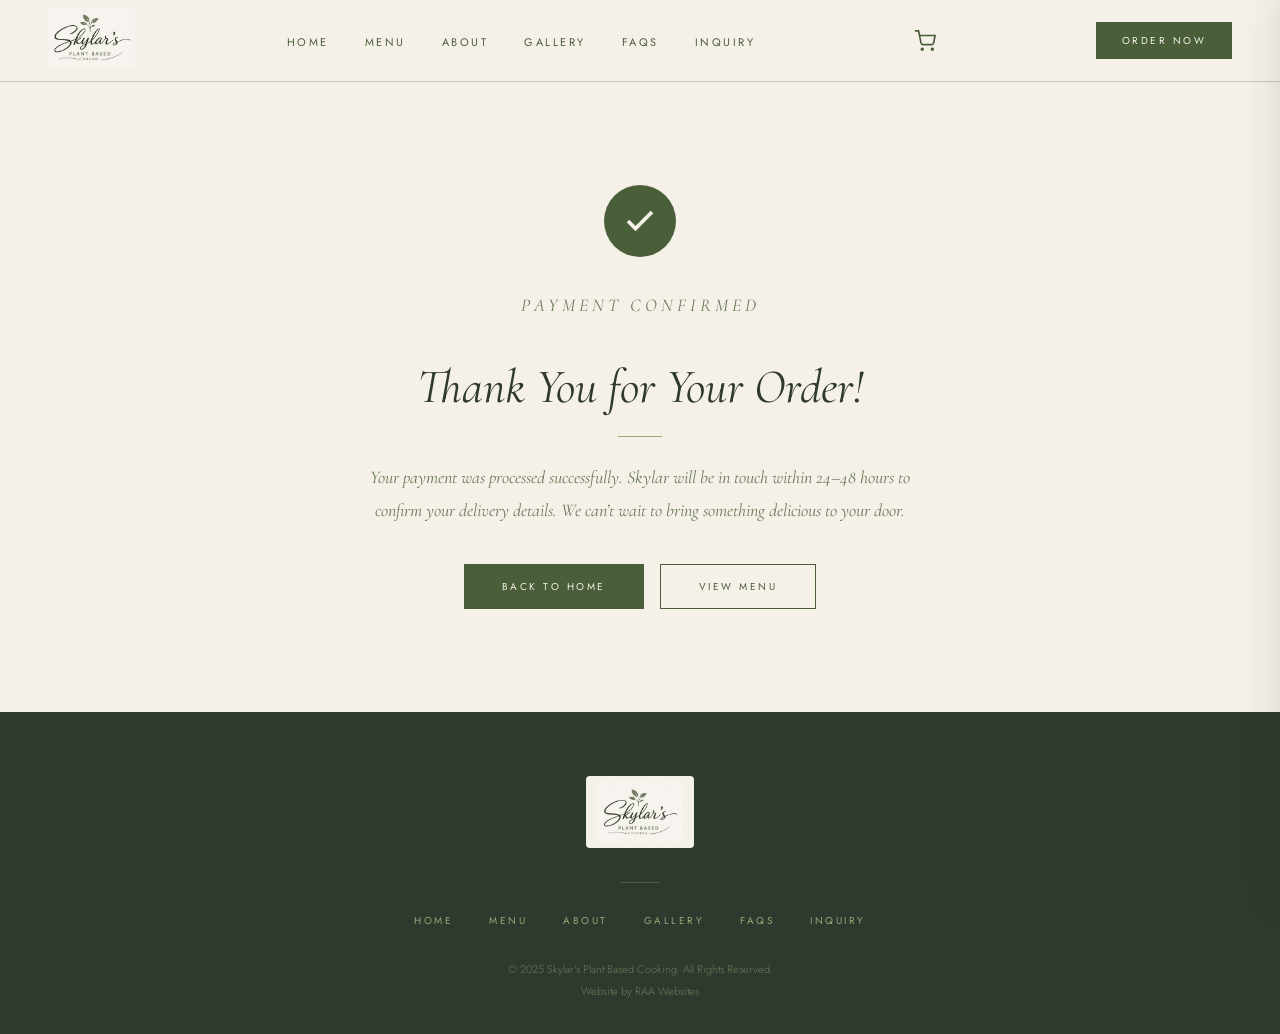
<file: success.html>
<!DOCTYPE html>
<html lang="en">
<head>
  <meta charset="UTF-8">
  <meta name="viewport" content="width=device-width, initial-scale=1.0">
  <title>Order Confirmed — Skylar's Plant Based Cooking</title>
  <link rel="stylesheet" href="styles.css">
  <link rel="stylesheet" href="cart.css">
  <style>
    .success-section {
      background: var(--cream);
      min-height: 70vh;
      display: flex;
      align-items: center;
      justify-content: center;
      padding: 80px 40px;
      text-align: center;
    }
    .success-box {
      max-width: 560px;
      margin: 0 auto;
    }
    .success-icon {
      width: 72px;
      height: 72px;
      background: var(--sage);
      border-radius: 50%;
      display: flex;
      align-items: center;
      justify-content: center;
      margin: 0 auto 32px;
      color: var(--cream);
    }
    .success-icon svg { width: 36px; height: 36px; }
    .success-eyebrow {
      font-family: 'Jost', sans-serif;
      font-size: 10px;
      letter-spacing: 4px;
      text-transform: uppercase;
      color: var(--sage-muted);
      margin-bottom: 16px;
    }
    .success-box h1 {
      font-family: 'Cormorant Garamond', serif;
      font-size: clamp(32px, 4vw, 48px);
      font-weight: 400;
      font-style: italic;
      color: var(--ink);
      line-height: 1.2;
      margin-bottom: 20px;
    }
    .success-divider {
      width: 44px;
      height: 1px;
      background: var(--sage-muted);
      margin: 0 auto 24px;
    }
    .success-box p {
      font-family: 'Cormorant Garamond', serif;
      font-size: 18px;
      font-style: italic;
      color: var(--sage-light);
      line-height: 1.85;
      margin-bottom: 36px;
    }
    .success-btns {
      display: flex;
      gap: 16px;
      justify-content: center;
      flex-wrap: wrap;
    }
    @media (max-width: 900px) {
      .success-section { padding: 60px 24px; }
    }
  </style>
</head>
<body>

<nav>
  <div class="nav-logo">
    <img src="[data-uri]" alt="Skylar's Plant Based Cooking">
  </div>
  <ul class="nav-links">
    <li><a href="index.html">Home</a></li>
    <li><a href="index.html#menu">Menu</a></li>
    <li><a href="about.html">About</a></li>
    <li><a href="gallery.html">Gallery</a></li>
    <li><a href="faqs.html">FAQs</a></li>
    <li><a href="order.html">Inquiry</a></li>
  </ul>
  <button class="nav-order" onclick="window.location.href='order.html'">Order Now</button>
</nav>

<section class="success-section">
  <div class="success-box">
    <div class="success-icon">
      <svg viewBox="0 0 24 24" fill="none" stroke="currentColor" stroke-width="2.5">
        <polyline points="20 6 9 17 4 12"/>
      </svg>
    </div>
    <p class="success-eyebrow">Payment Confirmed</p>
    <h1>Thank You for Your Order!</h1>
    <div class="success-divider"></div>
    <p>Your payment was processed successfully. Skylar will be in touch within 24&ndash;48 hours to confirm your delivery details. We can&rsquo;t wait to bring something delicious to your door.</p>
    <div class="success-btns">
      <a href="index.html" class="btn-primary">Back to Home</a>
      <a href="gallery.html" class="btn-outline">View Menu</a>
    </div>
  </div>
</section>

<footer>
  <img class="footer-logo" src="[data-uri]" alt="Skylar's Plant Based Cooking">
  <div class="footer-line"></div>
  <ul class="footer-links">
    <li><a href="index.html">Home</a></li>
    <li><a href="index.html#menu">Menu</a></li>
    <li><a href="about.html">About</a></li>
    <li><a href="gallery.html">Gallery</a></li>
    <li><a href="faqs.html">FAQs</a></li>
    <li><a href="order.html">Inquiry</a></li>
  </ul>
  <p class="footer-copy">&copy; 2025 Skylar's Plant Based Cooking. All Rights Reserved.<br>Website by RAA Websites</p>
</footer>

<script src="cart.js"></script>

</body>
</html>
</file>
<file: styles.css>
@import url('https://fonts.googleapis.com/css2?family=Cormorant+Garamond:ital,wght@0,300;0,400;0,500;1,300;1,400;1,500&family=Jost:wght@300;400;500&display=swap');

  :root {
    --cream: #F5F0E8;
    --cream-dark: #EAE4D6;
    --sage: #4A5E3A;
    --sage-light: #6B7B5A;
    --sage-muted: #9AA87A;
    --sage-pale: #C5C9B0;
    --ink: #2E3A2E;
    --warm-mid: #7A6A52;
  }

  * { margin: 0; padding: 0; box-sizing: border-box; }

  body {
    font-family: 'Jost', sans-serif;
    background: var(--cream);
    color: var(--ink);
  }

  /* ── NAV ── */
  nav {
    background: var(--cream);
    border-bottom: 1px solid var(--sage-pale);
    padding: 0 48px;
    display: flex;
    align-items: center;
    justify-content: space-between;
    height: 82px;
    position: sticky;
    top: 0;
    z-index: 100;
  }
  .nav-logo img { height: 62px; object-fit: contain; }
  .nav-links { display: flex; gap: 36px; list-style: none; }
  .nav-links a {
    font-family: 'Jost', sans-serif;
    font-size: 11px;
    font-weight: 400;
    letter-spacing: 2.5px;
    text-transform: uppercase;
    color: var(--sage);
    text-decoration: none;
  }
  .nav-links a:hover { color: var(--ink); }
  .nav-order {
    background: var(--sage);
    color: var(--cream);
    font-family: 'Jost', sans-serif;
    font-size: 10px;
    font-weight: 400;
    letter-spacing: 2.5px;
    text-transform: uppercase;
    padding: 11px 26px;
    border: none;
    cursor: pointer;
    transition: background 0.2s;
  }
  .nav-order:hover { background: var(--ink); }

  /* ── HERO ── */
  .hero {
    min-height: 88vh;
    background: var(--cream-dark);
    display: grid;
    grid-template-columns: 1fr 1fr;
    align-items: center;
  }
  .hero-text {
    padding: 80px 64px 80px 80px;
  }
  .hero-eyebrow {
    font-family: 'Jost', sans-serif;
    font-size: 10px;
    font-weight: 400;
    letter-spacing: 4px;
    text-transform: uppercase;
    color: var(--sage-muted);
    margin-bottom: 28px;
  }
  .hero h1 {
    font-family: 'Cormorant Garamond', serif;
    font-size: clamp(42px, 4.5vw, 68px);
    font-weight: 400;
    font-style: italic;
    color: var(--ink);
    line-height: 1.12;
    margin-bottom: 28px;
  }
  .hero-divider {
    width: 44px;
    height: 1px;
    background: var(--sage-muted);
    margin-bottom: 28px;
  }
  .hero p {
    font-family: 'Cormorant Garamond', serif;
    font-size: 18px;
    font-style: italic;
    color: var(--sage-light);
    line-height: 1.85;
    margin-bottom: 44px;
    max-width: 420px;
  }
  .hero-btns { display: flex; gap: 16px; flex-wrap: wrap; }
  .btn-primary {
    background: var(--sage);
    color: var(--cream);
    font-family: 'Jost', sans-serif;
    font-size: 10px;
    font-weight: 400;
    letter-spacing: 2.5px;
    text-transform: uppercase;
    padding: 15px 38px;
    border: none;
    cursor: pointer;
    text-decoration: none;
    display: inline-block;
  }
  .btn-outline {
    background: transparent;
    color: var(--sage);
    font-family: 'Jost', sans-serif;
    font-size: 10px;
    font-weight: 400;
    letter-spacing: 2.5px;
    text-transform: uppercase;
    padding: 14px 38px;
    border: 1px solid var(--sage);
    cursor: pointer;
    text-decoration: none;
    display: inline-block;
  }
  .hero-image {
    height: 88vh;
    overflow: hidden;
  }
  .hero-image img {
    width: 100%;
    height: 100%;
    object-fit: cover;
    object-position: center top;
  }

  /* ── MARQUEE ── */
  .marquee-bar {
    background: var(--sage);
    padding: 13px 0;
    overflow: hidden;
    white-space: nowrap;
  }
  .marquee-inner {
    display: inline-block;
    animation: marquee 22s linear infinite;
    font-family: 'Jost', sans-serif;
    font-size: 11px;
    font-weight: 300;
    letter-spacing: 3px;
    text-transform: uppercase;
    color: var(--sage-pale);
  }
  @keyframes marquee {
    0% { transform: translateX(0); }
    100% { transform: translateX(-50%); }
  }

  /* ── PHILOSOPHY ── */
  .philosophy {
    padding: 100px 40px;
    text-align: center;
  }
  .section-label {
    font-family: 'Jost', sans-serif;
    font-size: 10px;
    font-weight: 400;
    letter-spacing: 4px;
    text-transform: uppercase;
    color: var(--sage-muted);
    margin-bottom: 22px;
  }
  .philosophy h2 {
    font-family: 'Cormorant Garamond', serif;
    font-size: 38px;
    font-weight: 400;
    font-style: italic;
    color: var(--ink);
    line-height: 1.4;
    max-width: 680px;
    margin: 0 auto 24px;
  }
  .philosophy p {
    font-family: 'Cormorant Garamond', serif;
    font-size: 17px;
    font-style: italic;
    color: var(--sage-light);
    line-height: 1.9;
    max-width: 560px;
    margin: 0 auto;
  }
  .section-divider {
    width: 44px;
    height: 1px;
    background: var(--sage-muted);
    margin: 44px auto;
  }

  /* ── PILLARS ── */
  .pillars {
    background: var(--cream-dark);
    padding: 80px 40px;
  }
  .pillars-grid {
    max-width: 1060px;
    margin: 0 auto;
    display: grid;
    grid-template-columns: repeat(4, 1fr);
    gap: 40px;
    text-align: center;
  }
  .pillar-num {
    font-family: 'Cormorant Garamond', serif;
    font-size: 36px;
    font-style: italic;
    color: var(--sage-pale);
    margin-bottom: 16px;
  }
  .pillar h3 {
    font-family: 'Jost', sans-serif;
    font-size: 11px;
    font-weight: 400;
    letter-spacing: 2px;
    text-transform: uppercase;
    color: var(--ink);
    margin-bottom: 14px;
  }
  .pillar p {
    font-family: 'Cormorant Garamond', serif;
    font-size: 15px;
    font-style: italic;
    color: var(--sage-light);
    line-height: 1.8;
  }

  /* ── MENU ── */
  .menu-section {
    padding: 100px 40px;
    background: var(--cream);
  }
  .section-header {
    text-align: center;
    margin-bottom: 60px;
  }
  .section-header h2 {
    font-family: 'Cormorant Garamond', serif;
    font-size: 38px;
    font-weight: 400;
    font-style: italic;
    color: var(--ink);
  }
  .menu-grid {
    max-width: 1120px;
    margin: 0 auto;
    display: grid;
    grid-template-columns: repeat(3, 1fr);
    gap: 28px;
  }
  .menu-card { background: var(--cream-dark); overflow: hidden; }
  .menu-card-img {
    height: 240px;
    overflow: hidden;
    background: var(--sage-pale);
    display: flex;
    align-items: center;
    justify-content: center;
    font-size: 52px;
    color: var(--sage-muted);
  }
  .menu-card-img img {
    width: 100%;
    height: 100%;
    object-fit: cover;
    object-position: center top;
    transition: transform 0.4s ease;
  }
  .menu-card:hover .menu-card-img img { transform: scale(1.04); }
  .menu-card-body { padding: 30px 28px; }
  .menu-tag {
    font-family: 'Jost', sans-serif;
    font-size: 9px;
    font-weight: 400;
    letter-spacing: 3px;
    text-transform: uppercase;
    color: var(--sage-muted);
    margin-bottom: 10px;
  }
  .menu-card-body h3 {
    font-family: 'Cormorant Garamond', serif;
    font-size: 22px;
    font-weight: 400;
    font-style: italic;
    color: var(--ink);
    margin-bottom: 12px;
  }
  .menu-card-body p {
    font-family: 'Jost', sans-serif;
    font-size: 13px;
    font-weight: 300;
    color: var(--sage-light);
    line-height: 1.85;
    margin-bottom: 26px;
  }
  .menu-card-footer {
    display: flex;
    justify-content: space-between;
    align-items: center;
    border-top: 1px solid var(--sage-pale);
    padding-top: 20px;
  }
  .price {
    font-family: 'Cormorant Garamond', serif;
    font-size: 20px;
    font-weight: 400;
    color: var(--sage);
  }
  .order-btn {
    background: transparent;
    border: 1px solid var(--sage);
    color: var(--sage);
    font-family: 'Jost', sans-serif;
    font-size: 9px;
    font-weight: 400;
    letter-spacing: 2px;
    text-transform: uppercase;
    padding: 10px 20px;
    cursor: pointer;
    transition: all 0.2s;
  }
  .order-btn:hover { background: var(--sage); color: var(--cream); }

  /* ── ABOUT STRIP ── */
  .about-strip {
    background: var(--sage);
    display: grid;
    grid-template-columns: 1fr 1fr;
    min-height: 560px;
  }
  .about-image {
    overflow: hidden;
  }
  .about-image img {
    width: 100%;
    height: 100%;
    object-fit: cover;
    object-position: center top;
  }
  .about-text {
    padding: 80px 72px;
    display: flex;
    flex-direction: column;
    justify-content: center;
  }
  .about-text .section-label { color: var(--sage-muted); }
  .about-text h2 {
    font-family: 'Cormorant Garamond', serif;
    font-size: 36px;
    font-weight: 400;
    font-style: italic;
    color: var(--cream);
    line-height: 1.3;
    margin-bottom: 22px;
  }
  .about-text p {
    font-family: 'Cormorant Garamond', serif;
    font-size: 17px;
    font-style: italic;
    color: var(--sage-pale);
    line-height: 1.9;
    margin-bottom: 38px;
  }
  .btn-light {
    background: transparent;
    color: var(--cream);
    border: 1px solid rgba(245,240,232,0.45);
    font-family: 'Jost', sans-serif;
    font-size: 10px;
    font-weight: 400;
    letter-spacing: 2.5px;
    text-transform: uppercase;
    padding: 14px 34px;
    cursor: pointer;
    width: fit-content;
    text-decoration: none;
    display: inline-block;
  }

  /* ── DELIVERY ── */
  .delivery {
    background: var(--cream-dark);
    padding: 80px 40px;
    text-align: center;
  }
  .delivery h2 {
    font-family: 'Cormorant Garamond', serif;
    font-size: 32px;
    font-weight: 400;
    font-style: italic;
    color: var(--ink);
    margin-bottom: 14px;
  }
  .delivery p {
    font-family: 'Cormorant Garamond', serif;
    font-size: 16px;
    font-style: italic;
    color: var(--sage-light);
    margin-bottom: 34px;
    line-height: 1.8;
  }

  /* ── FOOTER ── */
  footer {
    background: var(--ink);
    padding: 64px 40px 32px;
    text-align: center;
  }
  footer img.footer-logo { height: 72px; margin-bottom: 28px; object-fit: contain; background: var(--cream); border-radius: 4px; padding: 6px 12px; }
  .footer-links {
    display: flex;
    gap: 36px;
    justify-content: center;
    list-style: none;
    margin-bottom: 28px;
  }
  .footer-links a {
    font-family: 'Jost', sans-serif;
    font-size: 10px;
    font-weight: 400;
    letter-spacing: 2.5px;
    text-transform: uppercase;
    color: var(--sage-muted);
    text-decoration: none;
  }
  .footer-line {
    width: 40px;
    height: 1px;
    background: var(--sage);
    margin: 0 auto 24px;
  }
  .footer-copy {
    font-family: 'Jost', sans-serif;
    font-size: 11px;
    font-weight: 300;
    color: var(--sage-light);
    line-height: 2;
  }

  @media (max-width: 900px) {
    .hero { grid-template-columns: 1fr; }
    .hero-image { height: 70vw; }
    .hero-image img { object-position: center 15%; }
    .pillars-grid { grid-template-columns: repeat(2, 1fr); }
    .menu-grid { grid-template-columns: 1fr; }
    .about-strip { grid-template-columns: 1fr; }
    .about-image { height: 60vw; }
    nav {
      padding: 10px 16px 8px;
      flex-wrap: wrap;
      height: auto;
      gap: 8px;
    }
    .nav-logo { order: 1; }
    .nav-logo img { height: 48px; }
    .nav-order {
      font-size: 9px;
      padding: 9px 16px;
      order: 3;
      width: fit-content;
      margin: 2px auto 0;
    }
    .nav-links {
      display: flex;
      flex-wrap: wrap;
      justify-content: center;
      gap: 4px 14px;
      width: 100%;
      padding: 6px 0 2px;
      border-top: 1px solid var(--sage-pale);
      order: 2;
    }
    .nav-links a {
      font-size: 9px;
      letter-spacing: 1.5px;
    }
  }
</file>
<file: cart.css>
/* ═══════════════════════════════════════════
   SKYLAR'S — CART STYLES
   cart icon · drawer · overlay · checkout
═══════════════════════════════════════════ */

/* ── CART ICON IN NAV ── */
.nav-cart-btn {
  position: relative;
  background: none;
  border: none;
  cursor: pointer;
  padding: 6px 8px;
  display: flex;
  align-items: center;
  justify-content: center;
  color: var(--sage);
  transition: color 0.2s;
  flex-shrink: 0;
}
.nav-cart-btn:hover { color: var(--ink); }
.nav-cart-btn svg { width: 22px; height: 22px; display: block; }
.cart-count {
  position: absolute;
  top: 0px;
  right: 0px;
  background: var(--sage);
  color: var(--cream);
  font-family: 'Jost', sans-serif;
  font-size: 9px;
  font-weight: 400;
  letter-spacing: 0;
  width: 16px;
  height: 16px;
  border-radius: 50%;
  display: flex;
  align-items: center;
  justify-content: center;
  line-height: 1;
  transition: transform 0.2s;
  pointer-events: none;
}
.cart-count.hidden { display: none; }
.cart-count.bump { transform: scale(1.35); }

/* ── OVERLAY ── */
.cart-overlay {
  position: fixed;
  inset: 0;
  background: rgba(46,58,46,0.38);
  z-index: 998;
  opacity: 0;
  pointer-events: none;
  transition: opacity 0.3s ease;
}
.cart-overlay.open {
  opacity: 1;
  pointer-events: all;
}

/* ── DRAWER ── */
.cart-drawer {
  position: fixed;
  top: 0;
  right: 0;
  width: 420px;
  max-width: 100vw;
  height: 100vh;
  background: var(--cream);
  z-index: 999;
  display: flex;
  flex-direction: column;
  transform: translateX(100%);
  transition: transform 0.35s cubic-bezier(0.4,0,0.2,1);
  box-shadow: -4px 0 32px rgba(46,58,46,0.12);
}
.cart-drawer.open { transform: translateX(0); }

/* Drawer header */
.cart-drawer-header {
  display: flex;
  align-items: center;
  justify-content: space-between;
  padding: 24px 28px 20px;
  border-bottom: 1px solid var(--sage-pale);
  flex-shrink: 0;
}
.cart-drawer-title {
  font-family: 'Cormorant Garamond', serif;
  font-size: 22px;
  font-weight: 400;
  font-style: italic;
  color: var(--ink);
}
.cart-close-btn {
  background: none;
  border: none;
  cursor: pointer;
  color: var(--sage-muted);
  padding: 4px;
  display: flex;
  align-items: center;
  transition: color 0.2s;
}
.cart-close-btn:hover { color: var(--ink); }
.cart-close-btn svg { width: 20px; height: 20px; }

/* Drawer body — scrollable items */
.cart-drawer-body {
  flex: 1;
  overflow-y: auto;
  padding: 0 28px;
}

/* Empty state */
.cart-empty {
  display: flex;
  flex-direction: column;
  align-items: center;
  justify-content: center;
  height: 100%;
  padding: 40px 0;
  text-align: center;
}
.cart-empty svg { width: 48px; height: 48px; color: var(--sage-pale); margin-bottom: 20px; }
.cart-empty p {
  font-family: 'Cormorant Garamond', serif;
  font-size: 18px;
  font-style: italic;
  color: var(--sage-light);
  line-height: 1.7;
}
.cart-empty a {
  display: inline-block;
  margin-top: 20px;
  font-family: 'Jost', sans-serif;
  font-size: 10px;
  letter-spacing: 2px;
  text-transform: uppercase;
  color: var(--sage);
  text-decoration: none;
  border-bottom: 1px solid var(--sage-pale);
  padding-bottom: 2px;
}

/* Cart item rows */
.cart-item {
  display: grid;
  grid-template-columns: 1fr auto;
  gap: 8px 16px;
  align-items: center;
  padding: 18px 0;
  border-bottom: 1px solid var(--sage-pale);
}
.cart-item-name {
  font-family: 'Cormorant Garamond', serif;
  font-size: 17px;
  font-style: italic;
  color: var(--ink);
  line-height: 1.3;
}
.cart-item-price {
  font-family: 'Cormorant Garamond', serif;
  font-size: 16px;
  color: var(--sage);
  text-align: right;
  white-space: nowrap;
}
.cart-item-controls {
  display: flex;
  align-items: center;
  gap: 8px;
}
.cart-qty-btn {
  width: 26px;
  height: 26px;
  border: 1px solid var(--sage-pale);
  background: none;
  color: var(--sage);
  font-size: 16px;
  line-height: 1;
  cursor: pointer;
  display: flex;
  align-items: center;
  justify-content: center;
  transition: all 0.15s;
  flex-shrink: 0;
}
.cart-qty-btn:hover { background: var(--sage); color: var(--cream); border-color: var(--sage); }
.cart-item-qty {
  font-family: 'Jost', sans-serif;
  font-size: 13px;
  color: var(--ink);
  min-width: 20px;
  text-align: center;
}
.cart-item-remove {
  background: none;
  border: none;
  cursor: pointer;
  color: var(--sage-pale);
  font-size: 18px;
  line-height: 1;
  padding: 0 2px;
  transition: color 0.15s;
  display: flex;
  align-items: center;
}
.cart-item-remove:hover { color: #c0392b; }

/* Drawer footer */
.cart-drawer-footer {
  flex-shrink: 0;
  padding: 20px 28px 28px;
  border-top: 1px solid var(--sage-pale);
  background: var(--cream);
}
.cart-subtotal-row {
  display: flex;
  justify-content: space-between;
  align-items: baseline;
  margin-bottom: 6px;
}
.cart-subtotal-label {
  font-family: 'Jost', sans-serif;
  font-size: 9px;
  letter-spacing: 3px;
  text-transform: uppercase;
  color: var(--sage-muted);
}
.cart-subtotal-amount {
  font-family: 'Cormorant Garamond', serif;
  font-size: 24px;
  font-style: italic;
  color: var(--ink);
}
.cart-note {
  font-family: 'Jost', sans-serif;
  font-size: 9px;
  letter-spacing: 1px;
  color: var(--sage-muted);
  margin-bottom: 18px;
  line-height: 1.6;
}
.cart-checkout-btn {
  width: 100%;
  background: var(--sage);
  color: var(--cream);
  font-family: 'Jost', sans-serif;
  font-size: 11px;
  font-weight: 400;
  letter-spacing: 2.5px;
  text-transform: uppercase;
  padding: 16px;
  border: none;
  cursor: pointer;
  transition: background 0.2s;
  display: flex;
  align-items: center;
  justify-content: center;
  gap: 10px;
  min-height: 52px;
}
.cart-checkout-btn:hover { background: var(--ink); }
.cart-checkout-btn:disabled { background: var(--sage-pale); cursor: not-allowed; }
.cart-checkout-btn svg { width: 16px; height: 16px; }

.cart-continue-btn {
  width: 100%;
  background: transparent;
  color: var(--sage);
  font-family: 'Jost', sans-serif;
  font-size: 10px;
  letter-spacing: 2px;
  text-transform: uppercase;
  padding: 12px;
  border: 1px solid var(--sage-pale);
  cursor: pointer;
  margin-top: 10px;
  transition: all 0.2s;
}
.cart-continue-btn:hover { border-color: var(--sage); }

/* ── ADD TO CART BUTTON (gallery / menu) ── */
.add-to-cart-btn {
  background: transparent;
  border: 1px solid var(--sage);
  color: var(--sage);
  font-family: 'Jost', sans-serif;
  font-size: 9px;
  font-weight: 400;
  letter-spacing: 2px;
  text-transform: uppercase;
  padding: 10px 20px;
  cursor: pointer;
  transition: all 0.2s;
  white-space: nowrap;
}
.add-to-cart-btn:hover,
.add-to-cart-btn.added {
  background: var(--sage);
  color: var(--cream);
}

/* ── STRIPE PAYMENT MODAL ── */
.stripe-modal-overlay {
  position: fixed;
  inset: 0;
  background: rgba(46,58,46,0.5);
  z-index: 1000;
  display: flex;
  align-items: center;
  justify-content: center;
  padding: 20px;
  opacity: 0;
  pointer-events: none;
  transition: opacity 0.3s ease;
}
.stripe-modal-overlay.open {
  opacity: 1;
  pointer-events: all;
}
.stripe-modal {
  background: var(--cream);
  width: 100%;
  max-width: 480px;
  max-height: 90vh;
  overflow-y: auto;
  padding: 36px 36px 32px;
  position: relative;
  transform: translateY(20px);
  transition: transform 0.3s ease;
}
.stripe-modal-overlay.open .stripe-modal { transform: translateY(0); }

.stripe-modal-close {
  position: absolute;
  top: 16px;
  right: 16px;
  background: none;
  border: none;
  cursor: pointer;
  color: var(--sage-muted);
  font-size: 22px;
  line-height: 1;
  padding: 4px 8px;
}
.stripe-modal-close:hover { color: var(--ink); }

.stripe-modal-title {
  font-family: 'Cormorant Garamond', serif;
  font-size: 26px;
  font-weight: 400;
  font-style: italic;
  color: var(--ink);
  margin-bottom: 6px;
}
.stripe-modal-brand {
  font-family: 'Jost', sans-serif;
  font-size: 9px;
  letter-spacing: 3px;
  text-transform: uppercase;
  color: var(--sage-muted);
  margin-bottom: 24px;
}
.stripe-order-summary {
  background: var(--cream-dark);
  padding: 16px 18px;
  margin-bottom: 24px;
}
.stripe-order-row {
  display: flex;
  justify-content: space-between;
  font-family: 'Cormorant Garamond', serif;
  font-size: 15px;
  font-style: italic;
  color: var(--sage-light);
  padding: 4px 0;
}
.stripe-order-total {
  display: flex;
  justify-content: space-between;
  border-top: 1px solid var(--sage-pale);
  margin-top: 10px;
  padding-top: 10px;
  font-family: 'Cormorant Garamond', serif;
  font-size: 18px;
  font-style: italic;
  color: var(--ink);
}

/* Contact fields in modal */
.stripe-field-group { margin-bottom: 16px; }
.stripe-field-group label {
  display: block;
  font-family: 'Jost', sans-serif;
  font-size: 9px;
  letter-spacing: 2.5px;
  text-transform: uppercase;
  color: var(--sage-muted);
  margin-bottom: 6px;
}
.stripe-field-group input {
  width: 100%;
  font-family: 'Cormorant Garamond', serif;
  font-size: 16px;
  font-style: italic;
  color: var(--ink);
  background: var(--cream-dark);
  border: 1px solid var(--sage-pale);
  padding: 12px 14px;
  outline: none;
  border-radius: 0;
  box-sizing: border-box;
  transition: border-color 0.2s;
  -webkit-appearance: none;
}
.stripe-field-group input:focus { border-color: var(--sage); }
.stripe-field-row { display: grid; grid-template-columns: 1fr 1fr; gap: 12px; }

/* Stripe card element container */
.stripe-card-section { margin-bottom: 20px; }
.stripe-card-section label {
  display: block;
  font-family: 'Jost', sans-serif;
  font-size: 9px;
  letter-spacing: 2.5px;
  text-transform: uppercase;
  color: var(--sage-muted);
  margin-bottom: 6px;
}
#card-element {
  background: var(--cream-dark);
  border: 1px solid var(--sage-pale);
  padding: 14px;
  transition: border-color 0.2s;
}
#card-element.StripeElement--focus { border-color: var(--sage); }
#card-errors {
  color: #c0392b;
  font-family: 'Jost', sans-serif;
  font-size: 11px;
  margin-top: 6px;
  min-height: 16px;
}

.stripe-pay-btn {
  width: 100%;
  background: var(--sage);
  color: var(--cream);
  font-family: 'Jost', sans-serif;
  font-size: 11px;
  font-weight: 400;
  letter-spacing: 2.5px;
  text-transform: uppercase;
  padding: 16px;
  border: none;
  cursor: pointer;
  transition: background 0.2s;
  min-height: 52px;
  -webkit-appearance: none;
}
.stripe-pay-btn:hover { background: var(--ink); }
.stripe-pay-btn:disabled { background: var(--sage-pale); cursor: not-allowed; }

.stripe-secure-note {
  display: flex;
  align-items: center;
  justify-content: center;
  gap: 6px;
  margin-top: 14px;
  font-family: 'Jost', sans-serif;
  font-size: 9px;
  letter-spacing: 1.5px;
  text-transform: uppercase;
  color: var(--sage-muted);
}
.stripe-secure-note svg { width: 12px; height: 12px; }

/* ── SUCCESS STATE ── */
.stripe-success {
  text-align: center;
  padding: 20px 0;
}
.stripe-success-icon {
  width: 56px;
  height: 56px;
  background: var(--sage);
  border-radius: 50%;
  display: flex;
  align-items: center;
  justify-content: center;
  margin: 0 auto 20px;
  color: var(--cream);
}
.stripe-success-icon svg { width: 28px; height: 28px; }
.stripe-success h3 {
  font-family: 'Cormorant Garamond', serif;
  font-size: 26px;
  font-style: italic;
  color: var(--ink);
  margin-bottom: 12px;
}
.stripe-success p {
  font-family: 'Cormorant Garamond', serif;
  font-size: 16px;
  font-style: italic;
  color: var(--sage-light);
  line-height: 1.7;
}

/* ── MOBILE ── */
@media (max-width: 900px) {
  .cart-drawer { width: 100vw; }
  .stripe-modal { padding: 28px 20px 24px; }
  .stripe-field-row { grid-template-columns: 1fr; gap: 0; }
}

/* ── CART ITEM THUMBNAIL ── */
.cart-item {
  grid-template-columns: 64px 1fr auto !important;
}
.cart-item-thumb {
  width: 64px;
  height: 64px;
  object-fit: cover;
  object-position: center;
  border-radius: 0;
  flex-shrink: 0;
}
.cart-item-thumb-placeholder {
  width: 64px;
  height: 64px;
  background: var(--cream-dark);
  flex-shrink: 0;
}
.cart-item-info {
  display: flex;
  flex-direction: column;
  justify-content: center;
  gap: 4px;
}
</file>
